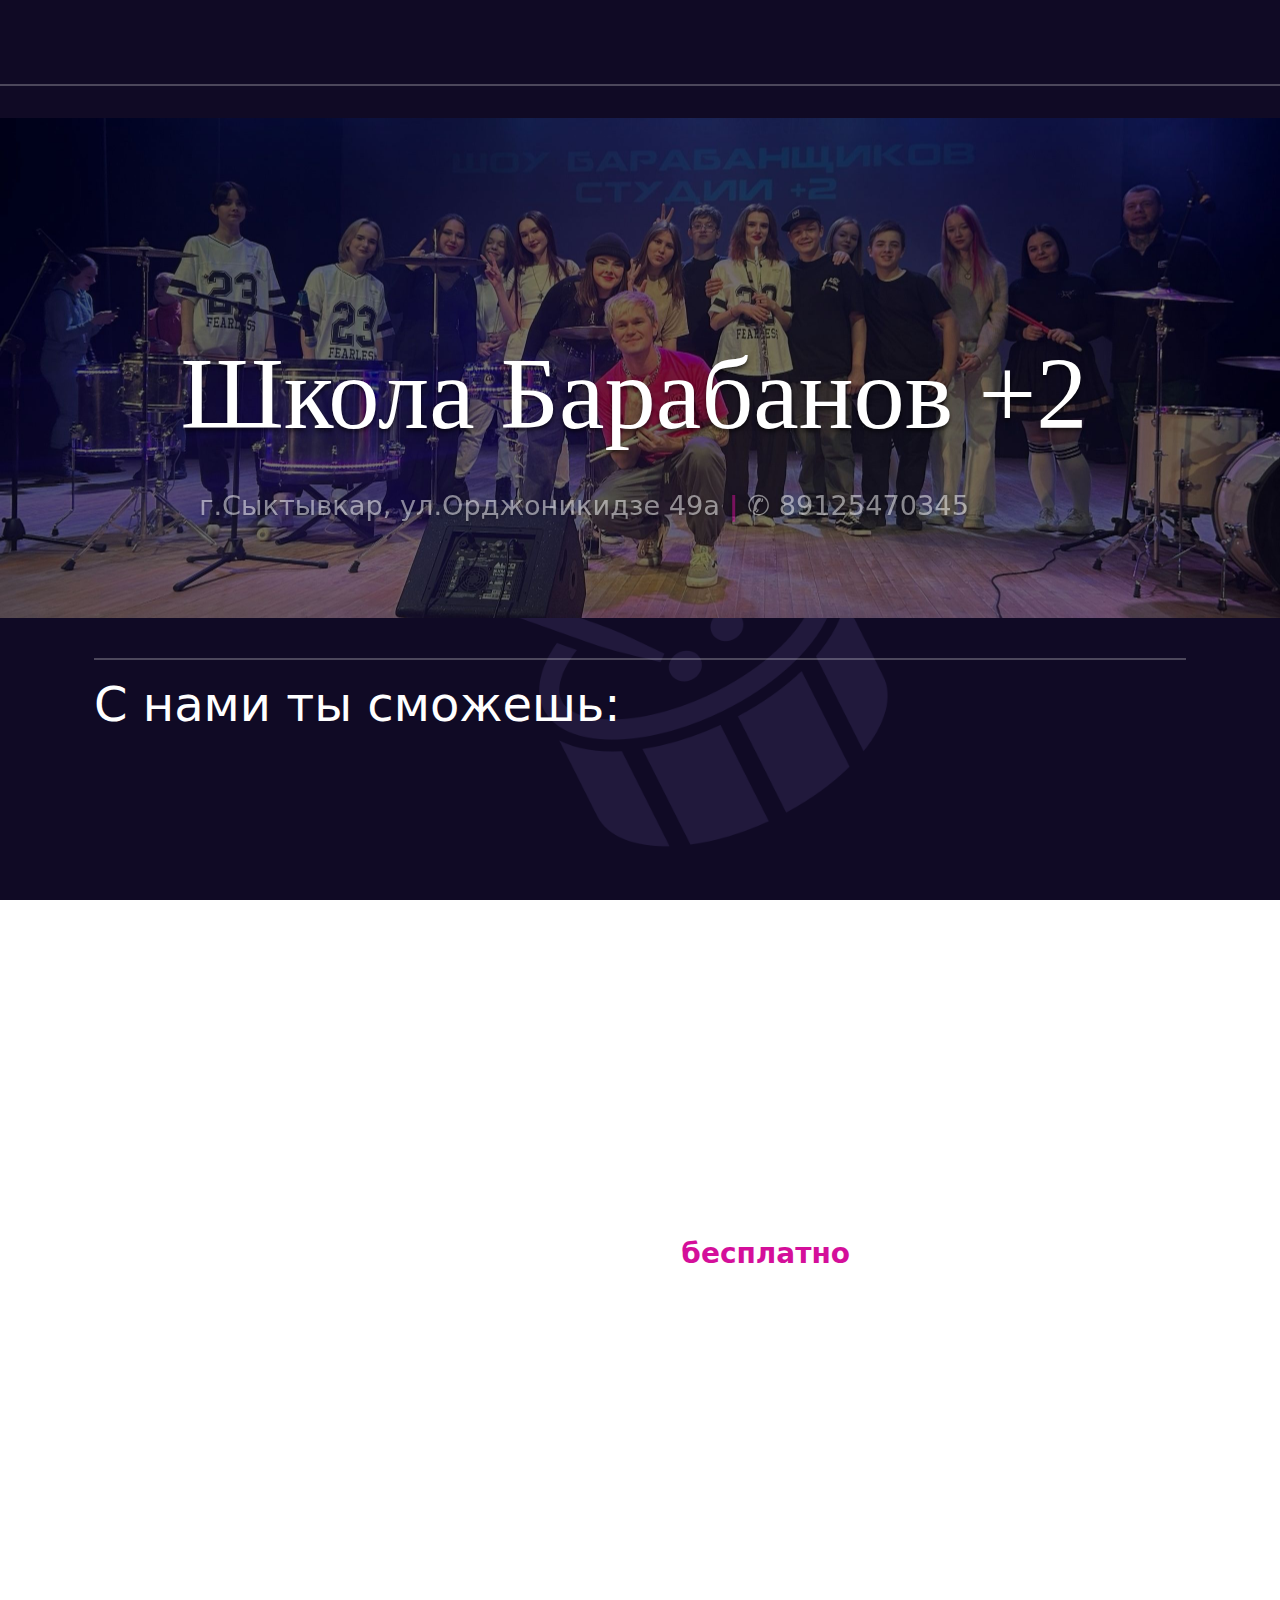
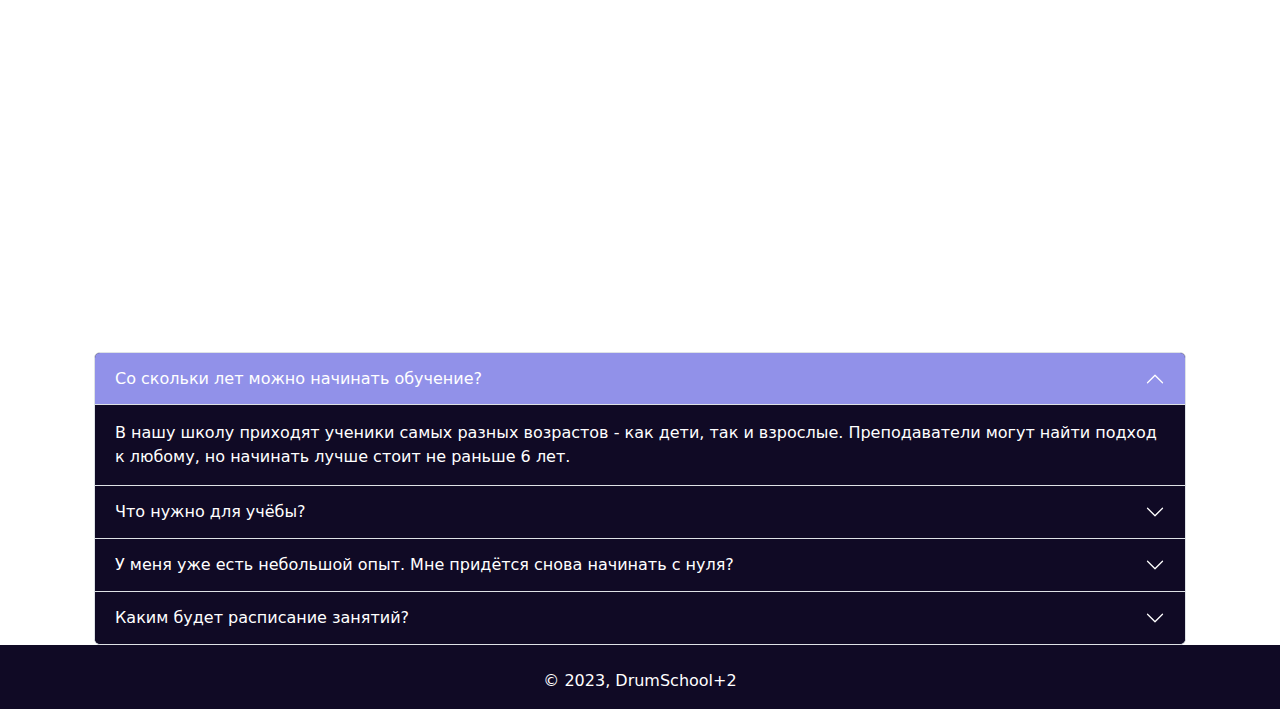
<file: index.html>
<!DOCTYPE html>
<html lang="ru">
<head>
    <meta charset="utf-8">
    <meta name="viewport" content="width=device-width, initial-scale=1">
    <title>Школа Барабанов +2</title>
    <link href="css/bootstrap.min.css" rel="stylesheet">
    <link rel="apple-touch-icon" sizes="180x180" href="img/favicon/apple-touch-icon.png">
    <link rel="icon" type="image/png" sizes="32x32" href="img/favicon/favicon-32x32.png">
    <link rel="icon" type="image/png" sizes="16x16" href=" img/favicon/favicon-16x16.png">
    <link rel="manifest" href="img/favicon/site.webmanifest">
    <link rel="mask-icon" href="img/favicon/safari-pinned-tab.svg" color="#5bbad5">
    <meta name="msapplication-TileColor" content="#da532c">
    <meta name="theme-color" content="#ffffff">


    <script src="js/gsap.min.js" defer></script>
    <script src="js/ScrollTrigger.min.js" defer></script>

    <link rel="stylesheet" href="css/style.css">

    <script src="js/main.js" defer></script>
    
</head>
<body>
  <div class="">
    <div class="">


  <header class="flex-wrap align-items-center justify-content-center justify-content-md-between py-3">
    <ul class="nav col-12 col-md-auto mb-2 justify-content-center mb-md-0 hdr">
      <li><a href="" class="nav-link px-2 link-light">Главная</a></li>
      <li><a href="tutors.html" class="nav-link px-2 link-light">Преподаватели</a></li>
      <li><a href="studio.html" class="nav-link px-2 link-light">Студия</a></li>
    </ul>
    <hr class="text-white text-center col-12">
  </header>
<main style="background-image: url(img/background.png);">
  
    <div id="carouselExampleSlidesOnly" class="carousel slide" data-bs-ride="carousel">
        <div class="carousel-inner">
            <div class="container carousel-content">
                <div class="row align-items-center justify-content-center">
                    <div class="col-12 text-center">
                        <p style="font-size:8vw; font-family:Impact, fantasy" class="main-heading">
                            Школа Барабанов +2
                        </p>
                    </div>
                </div>
                <div class="row">
                  <div class="col-lg-12 text-center subheading">
                    <p style="color: white; font-size: 1.7em;">
                      г.Сыктывкар, ул.Орджоникидзе 49а <b style="color: var(--pink-color)">|</b> ✆ 89125470345
                    </p>
                  </div>
                </div>
            </div>
            <div class="carousel-item active" data-bs-interval="5000">
                <img src="img/carousel/1.jpg" class="d-block w-300" alt="Drummers">
            </div>
            <div class="carousel-item" data-bs-interval="5000">
                <img src="img/carousel/2.jpg" class="d-block w-300" alt="Drummers">
            </div>
            <div class="carousel-item" data-bs-interval="5000">
                <img src="img/carousel/3.jpg" class="d-block w-300" alt="Drummers">
            </div>
            <div class="carousel-item" data-bs-interval="5000">
                <img src="img/carousel/4.jpg" class="d-block w-300" alt="Drummers">
            </div>
            <div class="carousel-item" data-bs-interval="5000">
                <img src="img/carousel/5.jpg" class="d-block w-300" alt="Drummers">
            </div>
        </div>
    </div>
<section>
      <div class="container px-4 py-4 features">
          <hr class="text-white text-center col-12">
<h1 class="pb-2 text-white display-5" >С нами ты сможешь:</h1>
    <div class="row g-4 py-5 row-cols-1 row-cols-lg-3 text-white">
      <div class="col d-flex align-items-start floating-title">
        <div class="icon-square flex-shrink-0 me-3">
            <img src="img/icons_svg/drumset.svg" alt="icon" width="60px" height="60px">
        </div>
        <div>
          <h2 style="color: var(--pink-color); ">Покорить ударную установку</h2>
            <br>
          <p class="lead floating-subtitle">Обучаем игре на барабанах с нуля! Мы считаем, что с верным подходом к обучению хороших результатов может добиться каждый</p>

        </div>
      </div>
      <div class="col d-flex align-items-start floating-title">
        <div class="icon-square flex-shrink-0 me-3">
          <img src="img/icons_svg/music.svg" alt="icon" width="60px" height="60px">
        </div>
        <div>
          <h2 style="color: var(--pink-color); ">Записать собственный кавер</h2>
            <br>
          <p class="lead">Поможем записать на видео кавер любимой песни! В нашей студии для этого даже есть специальный декорированный уголок</p>
        </div>
      </div>
      <div class="col d-flex align-items-start floating-title">
        <div class="icon-square flex-shrink-0 me-3">
          <img src="img/icons_svg/concert.svg" alt="icon" width="60px" height="60px">
        </div>
        <div>
          <h2 style="color: var(--pink-color); ">Выступить на публику</h2>
            <br>
          <p class="lead">Научим бороться с неуверенностью и страхами, подготовим к концертам в Сыктывкаре, Кирове и даже Санкт-Петербурге!</p>

        </div>
      </div>

    </div>
          
  </div>
  <br>
  <div class="col-12 text-center">
      <h3 class="pb-2 text-white" >Первое занятие - <b style="color: var(--pink-color)">бесплатно</b>!</h3>
  </div>
</section>
      <div class="d-md-flex flex-md-equal w-100 my-md-3 ps-md-3 justify-content-center actions">

    <div class="bg-body-tertiary me-md-3 pt-3 px-3 pt-md-5 px-md-5 text-center overflow-hidden sliding-block">
      <div class="my-3 py-3">
        <h2 class="display-5 text-white">Записаться на занятия</h2>
          <p class="lead text-white main-link">Чтобы записаться, напишите нам в <a href="https://vk.com/romatyanschool">вк</a></p>
      </div>
      <div class="icon-square flex-shrink-0 me-3">
            <img src="img/icons_svg/drum.svg" alt="icon" width="200px" height="200px">
        </div>
    </div>

    <div class="bg-body-tertiary me-md-3 pt-3 px-3 pt-md-5 px-md-5 text-center overflow-hidden sliding-block">
      <div class="my-3 p-3">
        <h2 class="display-5 text-white">Шоу барабанщиков</h2>
        <p class="lead text-white main-link">Посмотреть наши выступления можно в <a href="https://vk.com/drumshowplus2">группе вк</a></p>
      </div>
        <div class="icon-square flex-shrink-0 me-3">
            <img src="img/icons_svg/poster.svg" alt="icon" width="200px" height="200px">
        </div>
        <br>
    </div>

  </div>
    <section>
        <div class="container px-4">
        <hr class="text-white text-center col-12">
<h1 class="pb-2 text-white" >Часто задаваемые вопросы:</h1>
        </br>
        <div class="accordion" id="accordionPanelsStayOpenExample">
  <div class="accordion-item">
    <h2 class="accordion-header">
      <button class="accordion-button text-white" type="button" data-bs-toggle="collapse" data-bs-target="#panelsStayOpen-collapseOne" aria-expanded="true" aria-controls="panelsStayOpen-collapseOne">
        Со скольки лет можно начинать обучение?
      </button>
    </h2>
    <div id="panelsStayOpen-collapseOne" class="accordion-collapse collapse show">
      <div class="accordion-body">
        В нашу школу приходят ученики самых разных возрастов - как дети, так и взрослые. Преподаватели могут найти подход к любому, но начинать лучше стоит не раньше 6 лет.
      </div>
    </div>
  </div>
  <div class="accordion-item">
    <h2 class="accordion-header">
      <button class="accordion-button collapsed text-white" type="button" data-bs-toggle="collapse" data-bs-target="#panelsStayOpen-collapseTwo" aria-expanded="false" aria-controls="panelsStayOpen-collapseTwo">
        Что нужно для учёбы?
      </button>
    </h2>
    <div id="panelsStayOpen-collapseTwo" class="accordion-collapse collapse">
      <div class="accordion-body">
        Для учёбы необходима маленькая тетрадь и большое усердие! Также желательно приобрести свои палочки, но при необходимости можно пользоваться палочками со студии.
      </div>
    </div>
  </div>
  <div class="accordion-item">
    <h2 class="accordion-header">
      <button class="accordion-button collapsed text-white" type="button" data-bs-toggle="collapse" data-bs-target="#panelsStayOpen-collapseThree" aria-expanded="false" aria-controls="panelsStayOpen-collapseThree">
        У меня уже есть небольшой опыт. Мне придётся снова начинать с нуля?
      </button>
    </h2>
    <div id="panelsStayOpen-collapseThree" class="accordion-collapse collapse">
      <div class="accordion-body">
        Конечно нет! Наши преподаватели способны подстроить программу обучения под любые запросы и уровни игры.
      </div>
    </div>
  </div>
            <div class="accordion-item">
    <h2 class="accordion-header">
      <button class="accordion-button collapsed text-white" type="button" data-bs-toggle="collapse" data-bs-target="#panelsStayOpen-collapseFour" aria-expanded="false" aria-controls="panelsStayOpen-collapseThree">
        Каким будет расписание занятий?
      </button>
    </h2>
    <div id="panelsStayOpen-collapseFour" class="accordion-collapse collapse">
      <div class="accordion-body">
        Занятия в нашей школе проходят с 9 до 20, каждый день. Вы можете самостоятельно установить свой график в зависимости от абонемента и наличия свободных установок.
      </div>
    </div>
  </div>
</div></div></section>

</main>

<footer>
  <br>
  <div class="container">
      <div class="row">
          <div class="col-12">
              <p class="text-center text-white">&copy;
                  2023,
                  DrumSchool+2
              </p>
          </div>
      </div>
  </div>
</footer>
</div>
</div>
<script src="https://cdn.jsdelivr.net/npm/bootstrap@5.0.2/dist/js/bootstrap.bundle.min.js"
        integrity="sha384-MrcW6ZMFYlzcLA8Nl+NtUVF0sA7MsXsP1UyJoMp4YLEuNSfAP+JcXn/tWtIaxVXM"
        crossorigin="anonymous"></script>
</body>
</html>
</file>
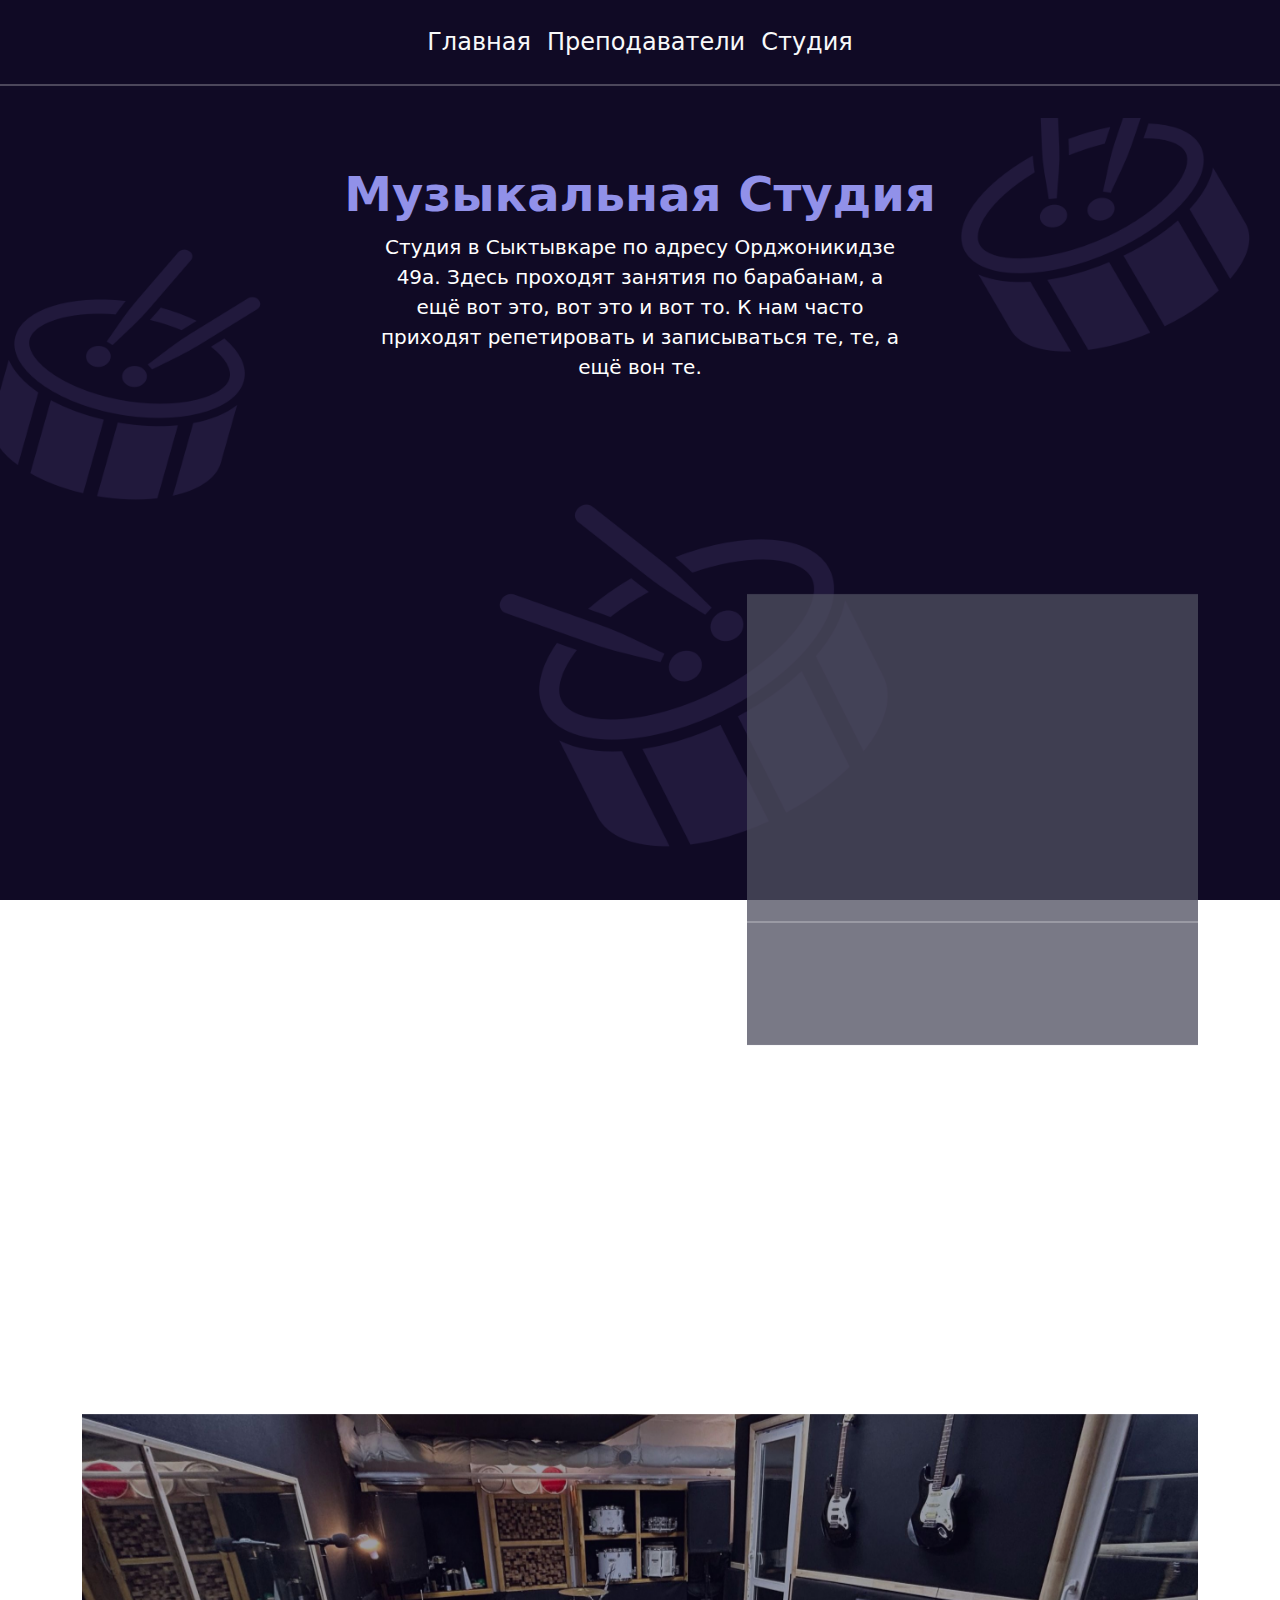
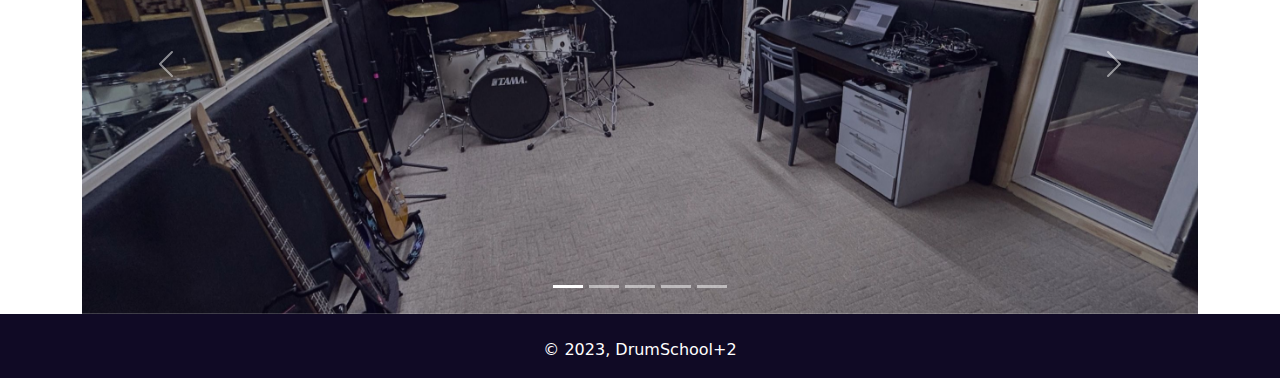
<file: studio.html>
<!DOCTYPE html>
<html lang="ru">
<head>
    <meta charset="utf-8">
    <meta name="viewport" content="width=device-width, initial-scale=1">
    <title>Студия</title>
    <link href="css/bootstrap.min.css" rel="stylesheet">
    <link rel="apple-touch-icon" sizes="180x180" href="img/favicon/apple-touch-icon.png">
    <link rel="icon" type="image/png" sizes="32x32" href="img/favicon/favicon-32x32.png">
    <link rel="icon" type="image/png" sizes="16x16" href=" img/favicon/favicon-16x16.png">
    <link rel="manifest" href="img/favicon/site.webmanifest">
    <link rel="mask-icon" href="img/favicon/safari-pinned-tab.svg" color="#5bbad5">
    <meta name="msapplication-TileColor" content="#da532c">
    <meta name="theme-color" content="#ffffff">

    <script src="js/gsap.min.js" defer></script>
    <script src="js/ScrollTrigger.min.js" defer></script>

    <link rel="stylesheet" href="css/style.css">

    <script src="js/studio.js" defer></script>


</head>
<body>
  <header class="flex-wrap align-items-center justify-content-center justify-content-md-between py-3 ">
    <ul class="nav col-12 col-md-auto mb-2 justify-content-center mb-md-0">
      <li><a href="index.html" class="nav-link px-2 link-light">Главная</a></li>
      <li><a href="tutors.html" class="nav-link px-2 link-light">Преподаватели</a></li>
      <li><a href="" class="nav-link px-2 link-light">Студия</a></li>
      <hr class="text-white text-center col-12">
    </ul>
  
  </header>
<main style="background-image: url(img/background.png);">
  


  <div class="container marketing">
    <div class="px-4 py-5  text-center text-white floating-title">
      <h1 class="display-5 fw-bold text-body-emphasis" style="color: var(--tropical-indigo);">Музыкальная Студия</h1>
      <div class="col-lg-6 mx-auto">
        <p class="lead mb-4"> Студия в Сыктывкаре по адресу Орджоникидзе 49а. Здесь проходят занятия по барабанам, а ещё вот это, вот это и вот то. К нам часто приходят репетировать и записываться те, те, а ещё вон те.</p>
        <div class="d-grid gap-2 d-sm-flex justify-content-sm-center">
        </div>
      </div>
    </div>

  <div class="row featurette description-1">
    <div class="col-md-7">
      <h1 class="featurette-heading fw-normal lh-1 sliding-text-1" style="color: var(--tropical-indigo);">Репетиции для групп и музыкантов </h1>
      <p class="lead text-white sliding-text-1">Текст про то какая студия крутая и как к нам ходит весь сыктывкар</p>
    </div>
    <div class="col-md-5">
      <img class="bd-placeholder-img bd-placeholder-img-lg featurette-image img-fluid mx-auto sliding-pic-1" src="img/placeholder.png" alt="studio" width="500" height="500"></img>
    </div>
  </div>
  


<hr class="text-white text-center col-12">

<div class="row featurette description-2" style="overflow: hidden;">
  <div class="col-md-7 order-md-2 sliding-text-2">
    <h1 class="featurette-heading fw-normal lh-1" style="color: var(--tropical-indigo);">Профессиональное оборудование для записи </h1>
    <p class="lead text-white sliding-text-2">Текст про то чё классного у нас есть на студии</p>
  </div>
  <div class="col-md-5 order-md-1">
    <img class="bd-placeholder-img bd-placeholder-img-lg featurette-image img-fluid mx-auto sliding-pic-2" src="img/placeholder.png" alt="studio" width="500" height="500"></img>
  </div>
</div>


</div>

<br>
<div class="container">
<div class="col-lg-12">

  <div id="carouselExampleIndicators" class="carousel slide">
    
    <div class="carousel-indicators">
      <button type="button" data-bs-target="#carouselExampleIndicators" data-bs-slide-to="0" class="active" aria-current="true" aria-label="Slide 1"></button>
      <button type="button" data-bs-target="#carouselExampleIndicators" data-bs-slide-to="1" aria-label="Slide 2"></button>
      <button type="button" data-bs-target="#carouselExampleIndicators" data-bs-slide-to="2" aria-label="Slide 3"></button>
      <button type="button" data-bs-target="#carouselExampleIndicators" data-bs-slide-to="3" aria-label="Slide 4"></button>
      <button type="button" data-bs-target="#carouselExampleIndicators" data-bs-slide-to="4" aria-label="Slide 5"></button>
    </div>
  
    <div class="carousel-inner">
      <div class="studio-carousel carousel-item active">
        <img src="img/studio/studio1.jpg" class="d-block w-100" alt="studio">
      </div>
      <div class="studio-carousel carousel-item">
        <img src="img/studio/studio2.jpg" class="d-block w-100" alt="studio">
      </div>
      <div class="studio-carousel carousel-item">
        <img src="img/studio/drums1.jpg" class="d-block w-100" alt="studio">
      </div>
      <div class="studio-carousel carousel-item">
        <img src="img/studio/drums2.jpg" class="d-block w-100" alt="studio">
      </div>
      <div class="studio-carousel carousel-item">
        <img src="img/studio/drums3.jpg" class="d-block w-100" alt="studio">
      </div>
    </div>
  
    <button class="carousel-control-prev" type="button" data-bs-target="#carouselExampleIndicators" data-bs-slide="prev">
      <span class="carousel-control-prev-icon" aria-hidden="true"></span>
      <span class="visually-hidden">Предыдущий</span>
    </button>
    <button class="carousel-control-next" type="button" data-bs-target="#carouselExampleIndicators" data-bs-slide="next">
      <span class="carousel-control-next-icon" aria-hidden="true"></span>
      <span class="visually-hidden">Следующий</span>
    </button>
  </div>

</div>
</div>

</main>

<footer>
  <br>
  <div class="container">
      <div class="row">
          <div class="col-12">
              <p class="text-center text-white">&copy;
                  2023,
                  DrumSchool+2
              </p>
          </div>
      </div>
  </div>
</footer>
<script src="https://cdn.jsdelivr.net/npm/bootstrap@5.0.2/dist/js/bootstrap.bundle.min.js"
        integrity="sha384-MrcW6ZMFYlzcLA8Nl+NtUVF0sA7MsXsP1UyJoMp4YLEuNSfAP+JcXn/tWtIaxVXM"
        crossorigin="anonymous"></script>
<script type="text/javascript">
  $(document).ready(function() {
    $('.carousel').carousel({
      interval: 5000
    })
  });
</script>
</body>
</html>
</file>
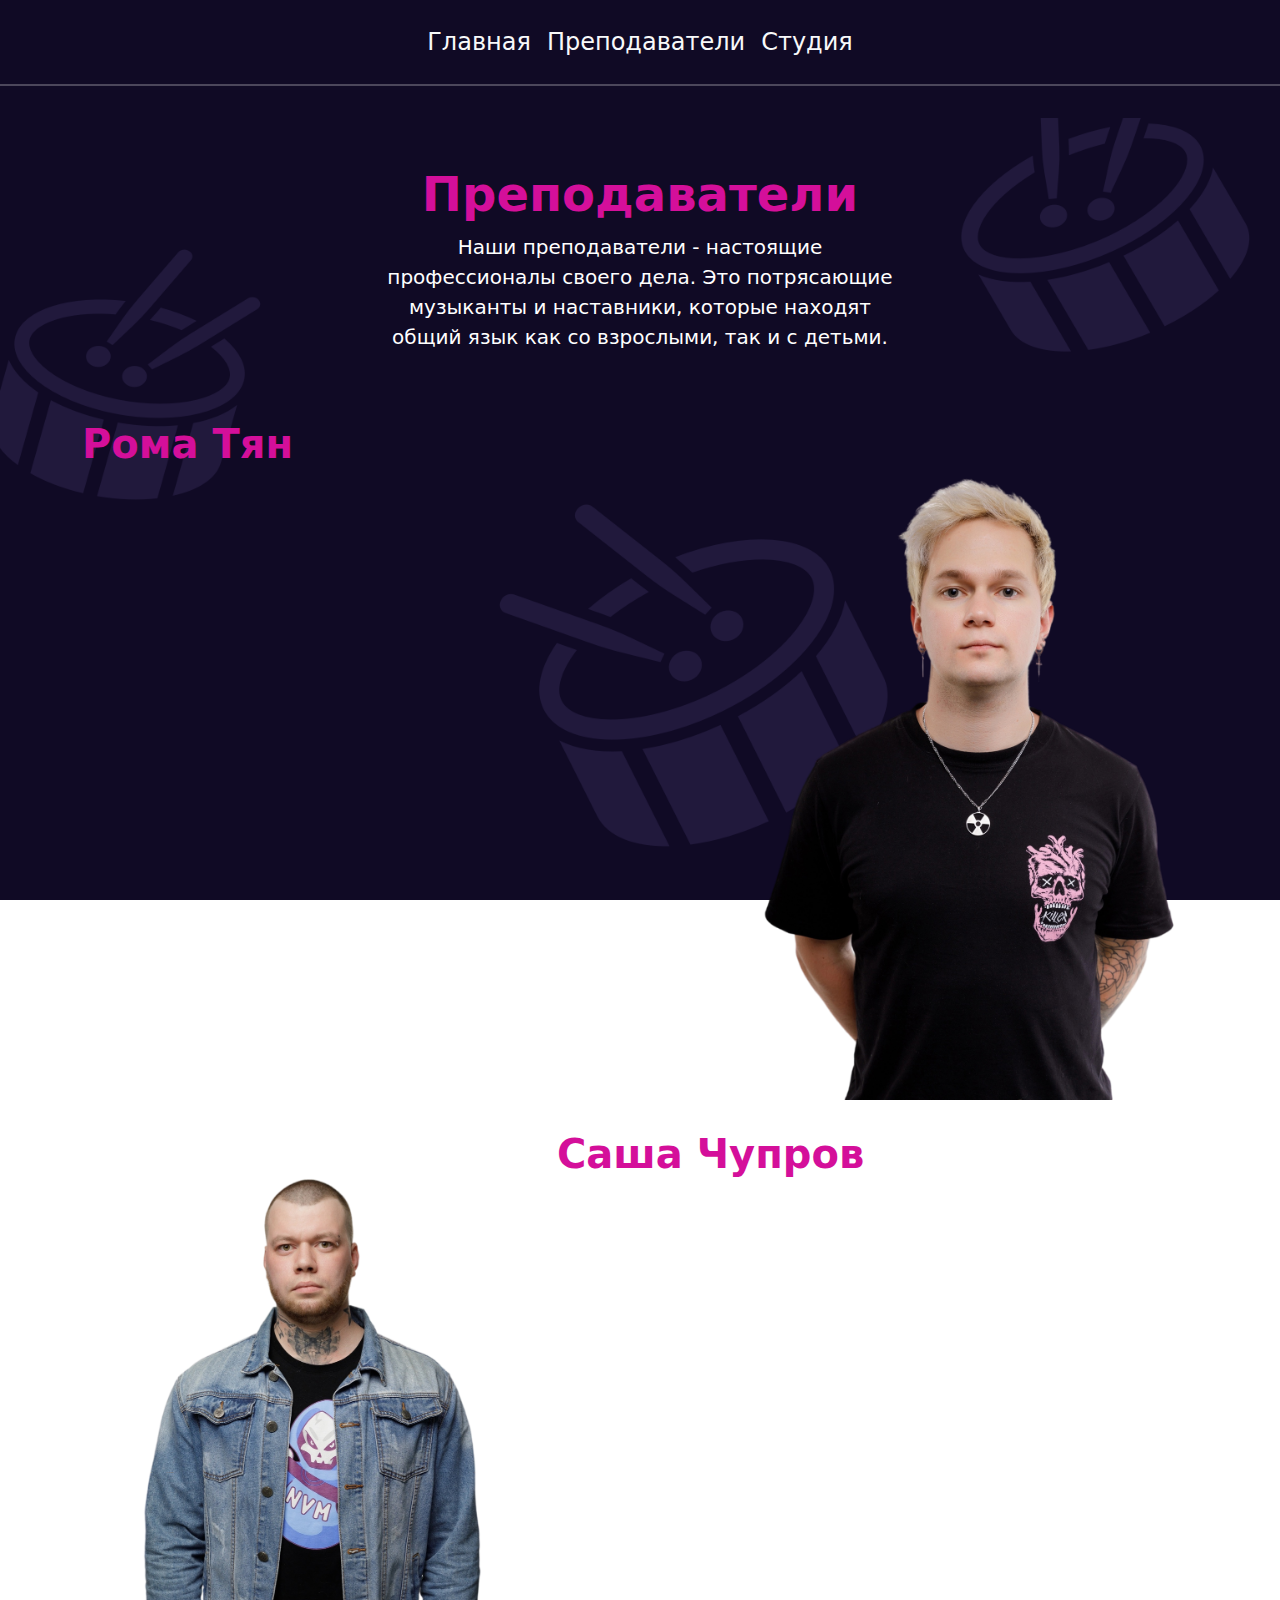
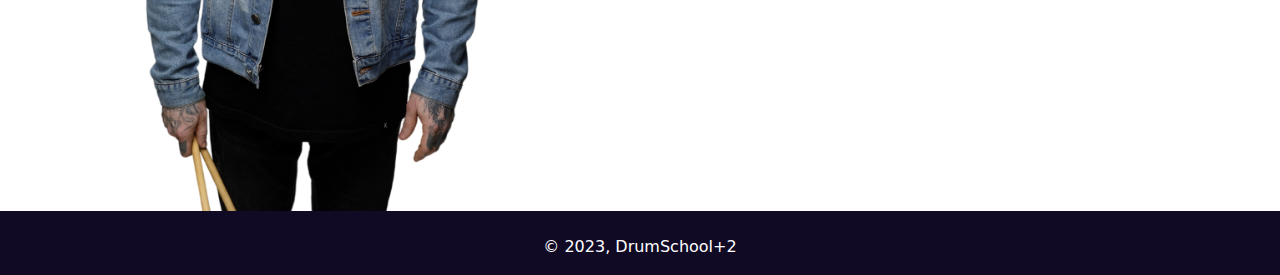
<file: tutors.html>
<!DOCTYPE html>
<html lang="ru">
<head>
    <meta charset="utf-8">
    <meta name="viewport" content="width=device-width, initial-scale=1">
    <title>Преподаватели</title>
    <link href="css/bootstrap.min.css" rel="stylesheet">
    <link rel="apple-touch-icon" sizes="180x180" href="img/favicon/apple-touch-icon.png">
    <link rel="icon" type="image/png" sizes="32x32" href="img/favicon/favicon-32x32.png">
    <link rel="icon" type="image/png" sizes="16x16" href=" img/favicon/favicon-16x16.png">
    <link rel="manifest" href="img/favicon/site.webmanifest">
    <link rel="mask-icon" href="img/favicon/safari-pinned-tab.svg" color="#5bbad5">
    <meta name="msapplication-TileColor" content="#da532c">
    <meta name="theme-color" content="#ffffff">

    <script src="js/gsap.min.js" defer></script>
    <script src="js/ScrollTrigger.min.js" defer></script>

    <link rel="stylesheet" href="css/style.css">

    <script src="js/tutors.js" defer></script>
</head>
<body>
  <header class="flex-wrap align-items-center justify-content-center justify-content-md-between py-3 ">
    <ul class="nav col-12 col-md-auto mb-2 justify-content-center mb-md-0">
      <li><a href="index.html" class="nav-link px-2 link-light">Главная</a></li>
      <li><a href="" class="nav-link px-2 link-light">Преподаватели</a></li>
      <li><a href="studio.html" class="nav-link px-2 link-light">Студия</a></li>
      <hr class="text-white text-center col-12">
    </ul>
  
  </header>
<main style="background-image: url(img/background.png);">
  

  <div class="container marketing">
    <div class="px-4 py-5 text-center text-white floating-title">
      <h1 class="display-5 fw-bold text-body-emphasis" style="color: var(--pink-color);">Преподаватели</h1>
      <div class="col-lg-6 mx-auto">
        <p class="lead mb-4"> Наши преподаватели - настоящие профессионалы своего дела. Это потрясающие музыканты и наставники, которые находят общий язык как со взрослыми, так и с детьми.</p>
        <div class="d-grid gap-2 d-sm-flex justify-content-sm-center">
        </div>
      </div>
    </div>

  <div class="row featurette tutor-1">
    <div class="col-md-7">
      <h1 class="featurette-heading fw-bold lh-1" style="color: var(--pink-color);">Рома Тян </h1>
      <br>
      <ul class="lead">
        <li class="sliding-list-1"><span>N лет опыта игры на ударных</span></li>
        <li class="sliding-list-1"><span>M лет преподавательский стаж</span></li>
        <li class="sliding-list-1"><span>Ученики - лауреаты и дипломанты международного фестиваля Drum Wave 2021, 2022 и 2023</span></li>
        <li class="sliding-list-1"><span>Ещё достижения</span></li>
        <li class="sliding-list-1"><span>Ещё достижения</span></li>
        <li class="sliding-list-1"><span>...</span></li>
      </ul>
    </div>
    <div class="col-md-5">
      <img class="bd-placeholder-img bd-placeholder-img-lg featurette-image img-fluid mx-auto" src="img/tutors/roma.png" alt="roma" width="500" height="400"></img>
    </div>
  </div>
  


<hr class="text-white text-center col-12">

<div class="row featurette tutor-2" style="overflow: hidden;">
  <div class="col-md-7 order-md-2">
    <h1 class="featurette-heading fw-bold lh-1" style="color: var(--pink-color);">Саша Чупров </h1>
    <br>
    <ul class="lead">
        <li class="sliding-list-2"><span>N лет опыта игры на ударных</span></li>
        <li class="sliding-list-2"><span>M лет преподавательский стаж</span></li>
        <li class="sliding-list-2"><span>Ученики - лауреаты и дипломанты международного фестиваля Drum Wave 2021, 2022 и 2023</span></li>
        <li class="sliding-list-2"><span>Ещё достижения</span></li>
        <li class="sliding-list-2"><span>Ещё достижения</span></li>
        <li class="sliding-list-2"><span>...</span></li>
    </ul>
  </div>
  <div class="col-md-5 order-md-1">
    <img class="bd-placeholder-img bd-placeholder-img-lg featurette-image img-fluid mx-auto" src="img/tutors/sasha.png" alt="sasha" width="500" height="400"></img>
  </div>
</div>


</div>



</main>

<footer>
  <br>
  <div class="container">
      <div class="row">
          <div class="col-12">
              <p class="text-center text-white">&copy;
                  2023,
                  DrumSchool+2
              </p>
          </div>
      </div>
  </div>
</footer>
<script src="https://cdn.jsdelivr.net/npm/bootstrap@5.0.2/dist/js/bootstrap.bundle.min.js"
        integrity="sha384-MrcW6ZMFYlzcLA8Nl+NtUVF0sA7MsXsP1UyJoMp4YLEuNSfAP+JcXn/tWtIaxVXM"
        crossorigin="anonymous"></script>
<script type="text/javascript">
  $(document).ready(function() {
    $('.carousel').carousel({
      interval: 5000
    })
  });
</script>
</body>
</html>
</file>
<file: css/style.css>
:root {
    --color_background: #100a25;
    --pink-color: #d40f9a;
    --tropical-indigo: #9191E9;
}


header {
    background: var(--color_background);
}

main {
    background-image: url('img/background.png');
    background-attachment: fixed;
    background-position: center center;
    background-size: cover;
}

footer {
    background: var(--color_background);
}

section {
    padding: 0px 0;
}

.floating-title, .sliding-pic-1, .sliding-pic-2 {
  transform: translate(0px, 130%);
  opacity: 0;
}

.sliding-block, .sliding-text-1, .sliding-list-1 {
  transform: translate(-90em, 0px);
  opacity: 0;
}

.sliding-text-2, .sliding-list-2 {
  transform: translate(90em, 0px);
  opacity: 0;
}

.main-heading {
    color: white;
    text-shadow: 0 3px 4px rgba(0,0,0,.6);
}

li {
    color: var(--pink-color); /* bullet color */
    font-size:24px;
  }
  li span {
    color: white; /* text color */
  }

hr {
    display: block;
    height: 1px;
    width:90%;
    border: 0;
    border-top: 2px solid #fff;
    padding: 0;
}

.main-link a {
    color: var(--pink-color);
}

.carousel .carousel-item {
   height: 500px;
}

.carousel-item img {
    object-fit: cover;
    top: 0;
    left: 0;
    height: 140%;
    width: 100%;
}

.studio-carousel img {
    position: absolute;
    object-fit: cover;
    top: 0;
    left: 0;
    height: 100%;
    width: 100%;
}

.carousel{
  min-height: 100%;
  width: 100%;
  height: auto;
}


.carousel-inner img {
  margin: auto;
}

.carousel-content {
  position: absolute;
  bottom: 15%;
  left: 5%;
  z-index: 20;
  text-shadow: 0 1px 3px rgba(0,0,0,.6);
}

.accordion {
    --bs-accordion-color: #fff;
    --bs-accordion-bg: #100a25;
    --bs-accordion-transition: color 0.15s ease-in-out,background-color 0.15s ease-in-out,border-color 0.15s ease-in-out,box-shadow 0.15s ease-in-out,border-radius 0.15s ease;
    --bs-accordion-border-color: var(--bs-border-color);
    --bs-accordion-border-width: 1px;
    --bs-accordion-border-radius: 0.375rem;
    --bs-accordion-inner-border-radius: calc(0.375rem - 1px);
    --bs-accordion-btn-padding-x: 1.25rem;
    --bs-accordion-btn-padding-y: 1rem;
    --bs-accordion-btn-color: #ffffff;
    --bs-accordion-btn-bg: var(--bs-accordion-bg);
    --bs-accordion-btn-icon: url(data:image/svg+xml,%3csvg xmlns='http://www.w3.org/2000/svg' viewBox='0 0 16 16' fill='%23212529'%3e%3cpath fill-rule='evenodd' d='M1.646 4.646a.5.5 0 0 1 .708 0L8 10.293l5.646-5.647a.5.5 0 0 1 .708.708l-6 6a.5.5 0 0 1-.708 0l-6-6a.5.5 0 0 1 0-.708z'/%3e%3c/svg%3e);
    --bs-accordion-btn-icon-width: 1.25rem;
    --bs-accordion-btn-icon-transform: rotate(-180deg);
    --bs-accordion-btn-icon-transition: transform 0.2s ease-in-out;
    --bs-accordion-btn-active-icon: url(data:image/svg+xml,%3csvg xmlns='http://www.w3.org/2000/svg' viewBox='0 0 16 16' fill='%230c63e4'%3e%3cpath fill-rule='evenodd' d='M1.646 4.646a.5.5 0 0 1 .708 0L8 10.293l5.646-5.647a.5.5 0 0 1 .708.708l-6 6a.5.5 0 0 1-.708 0l-6-6a.5.5 0 0 1 0-.708z'/%3e%3c/svg%3e);
    --bs-accordion-btn-focus-border-color: #9191E9;
    --bs-accordion-btn-focus-box-shadow: 0 0 0 0.25rem rgba(126, 11, 233, 0.25);
    --bs-accordion-body-padding-x: 1.25rem;
    --bs-accordion-body-padding-y: 1rem;
    --bs-accordion-active-color: #6d61bc;
    --bs-accordion-active-bg: #9191E9;
}
.accordion-button:after {
  background-image: url("data:image/svg+xml,<svg xmlns='http://www.w3.org/2000/svg' viewBox='0 0 16 16' fill='%23ffffff'><path fill-rule='evenodd' d='M1.646 4.646a.5.5 0 0 1 .708 0L8 10.293l5.646-5.647a.5.5 0 0 1 .708.708l-6 6a.5.5 0 0 1-.708 0l-6-6a.5.5 0 0 1 0-.708z'/></svg>") !important;
}





  .btn-bd-primary {
    --bd-violet-bg: #712cf9;
    --bd-violet-rgb: 112.520718, 44.062154, 249.437846;

    --bs-btn-font-weight: 600;
    --bs-btn-color: var(--bs-white);
    --bs-btn-bg: var(--bd-violet-bg);
    --bs-btn-border-color: var(--bd-violet-bg);
    --bs-btn-hover-color: var(--bs-white);
    --bs-btn-hover-bg: #6528e0;
    --bs-btn-hover-border-color: #6528e0;
    --bs-btn-focus-shadow-rgb: var(--bd-violet-rgb);
    --bs-btn-active-color: var(--bs-btn-hover-color);
    --bs-btn-active-bg: #5a23c8;
    --bs-btn-active-border-color: #5a23c8;
  }
  .bd-mode-toggle {
    z-index: 1500;
  }
</file>
